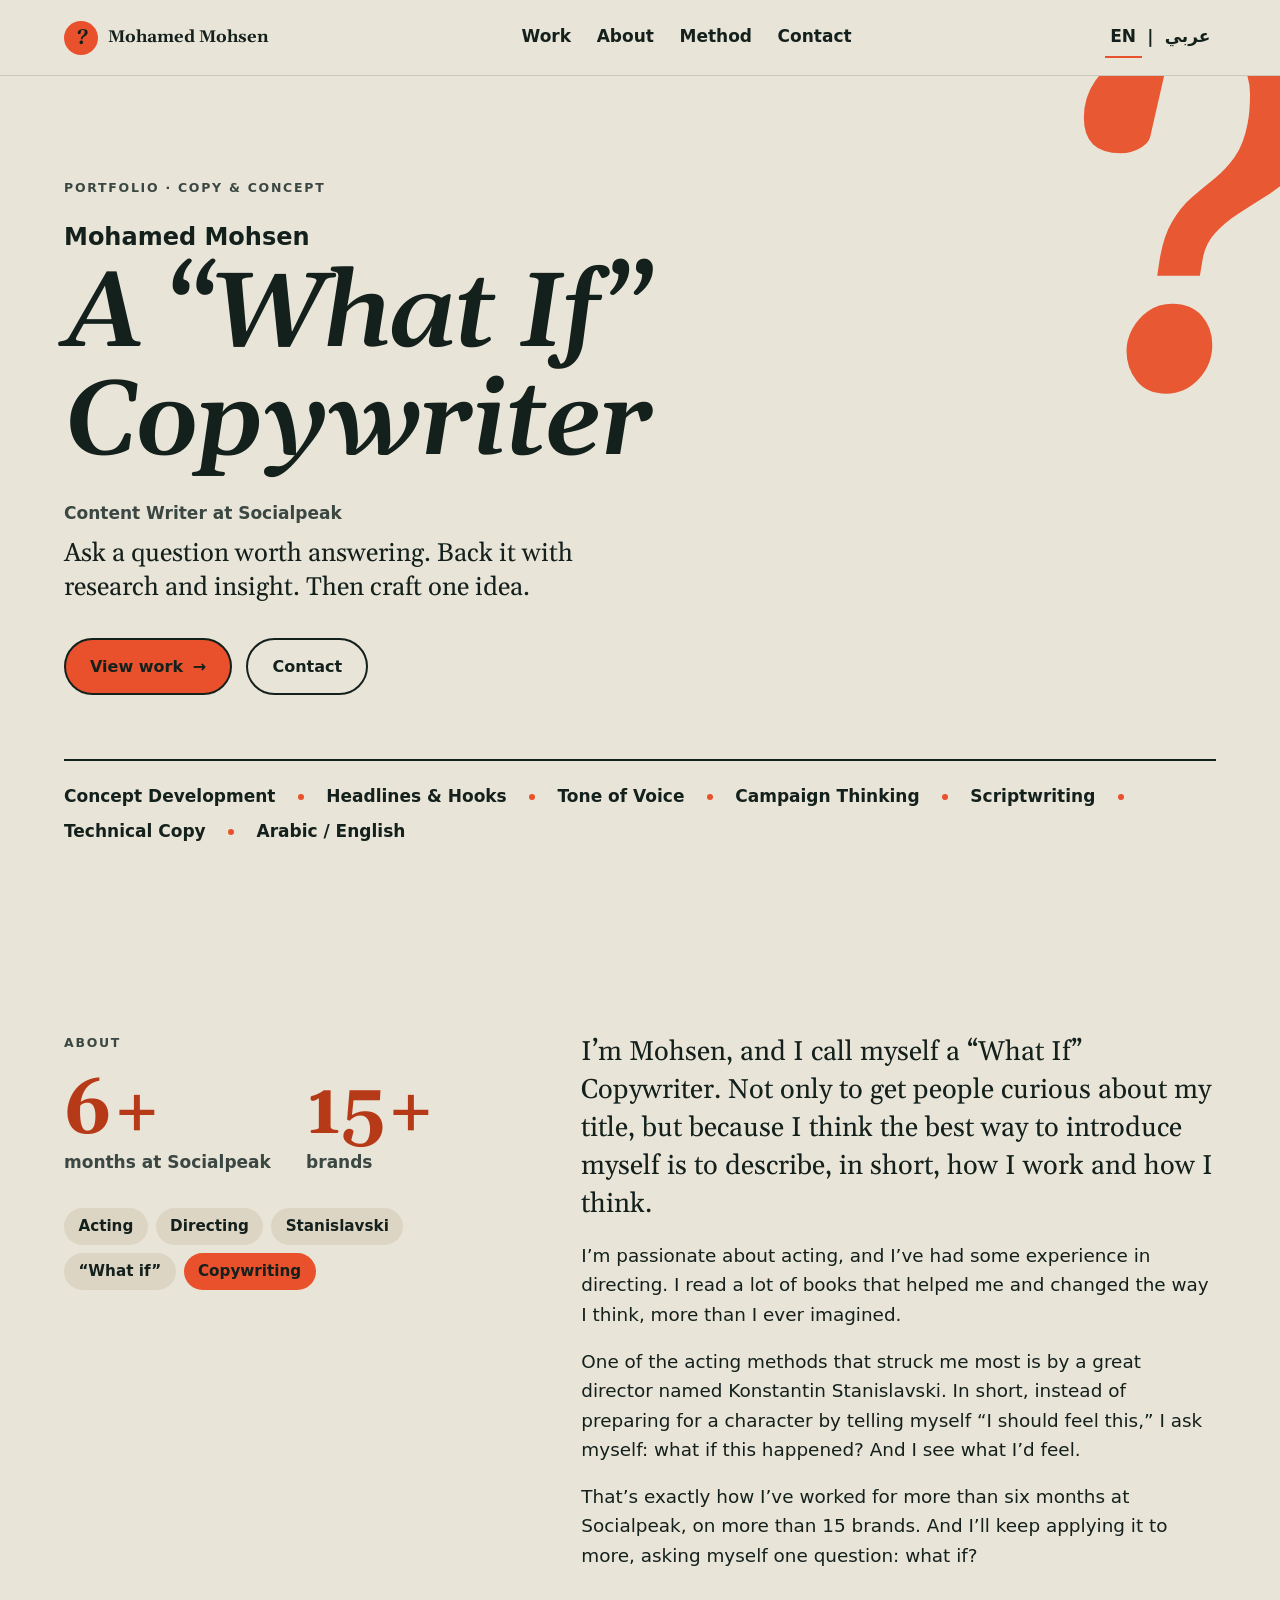
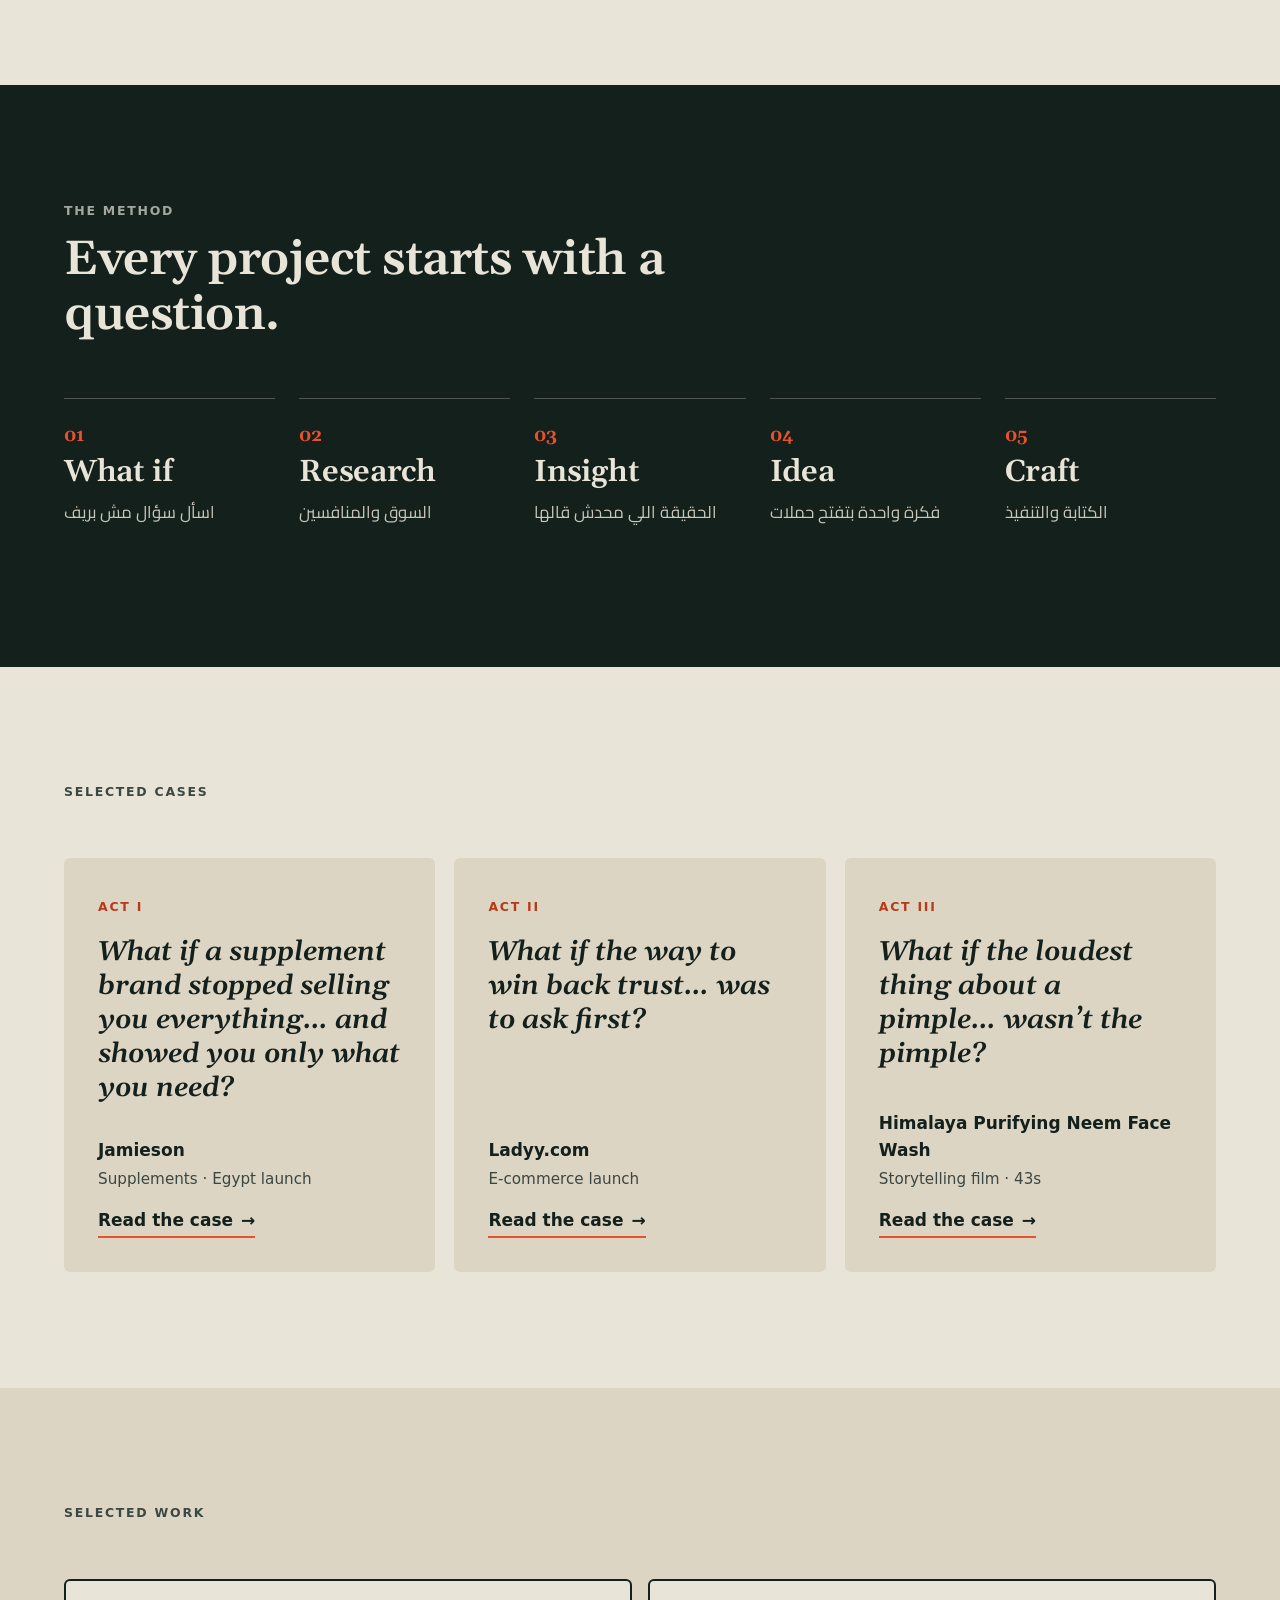
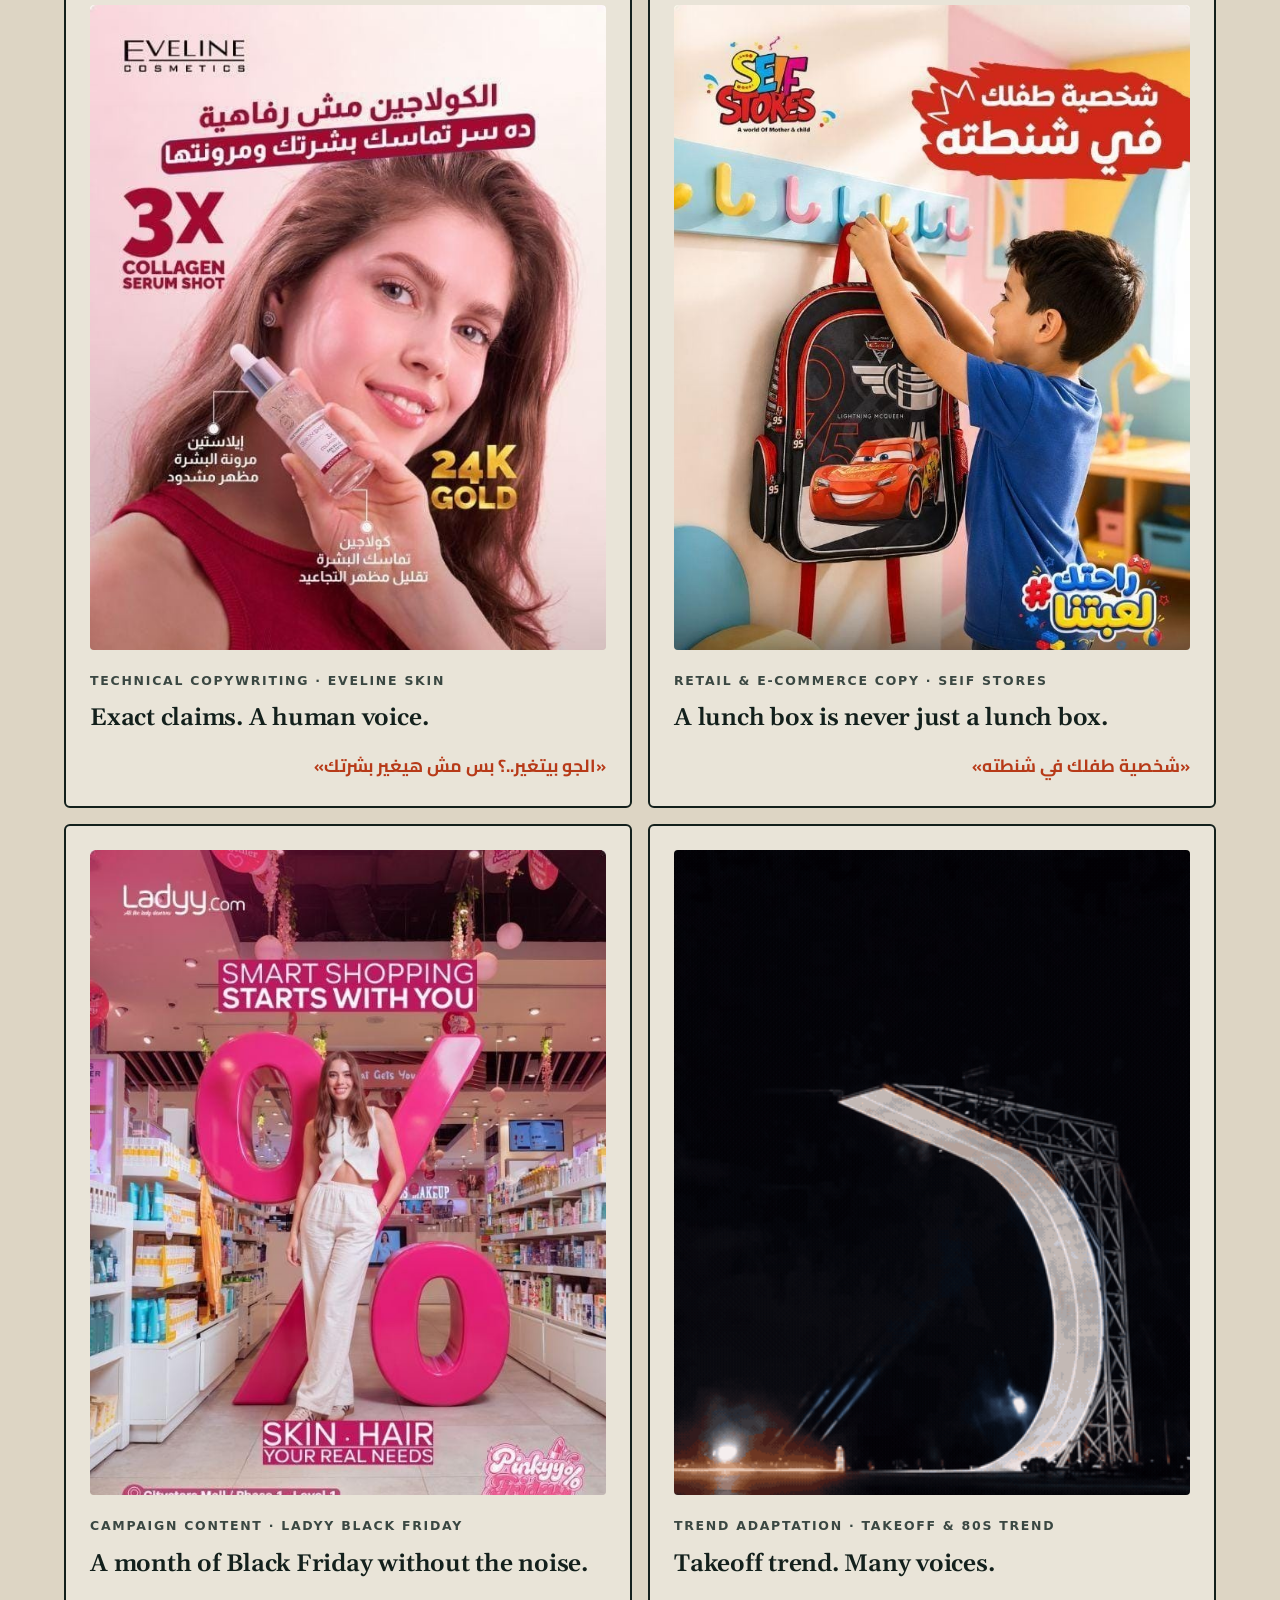
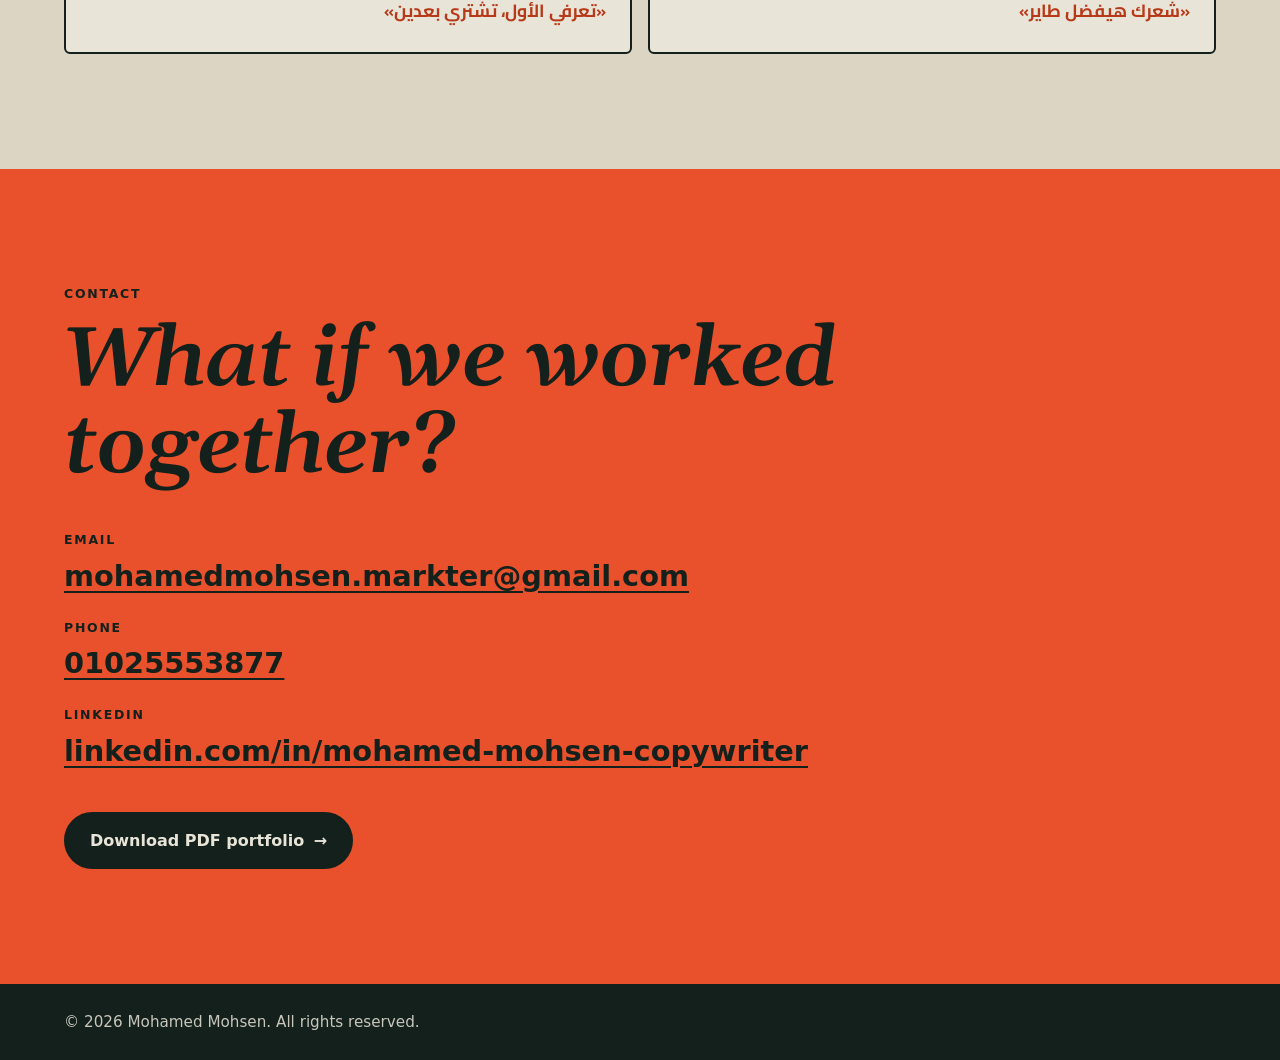
<file: index.html>
<!doctype html>
<html lang="en" dir="ltr">
<head>
  <meta charset="utf-8">
  <meta name="viewport" content="width=device-width, initial-scale=1">

  <!-- Marks the page as "JS on" so scroll-reveal styles only apply when scripts run -->
  <script>document.documentElement.className += ' js';</script>

  <!-- ===== SEO. app.js updates title/description per view and language. Edit the static copies too. ===== -->
  <title>Mohamed Mohsen — A “What If” Copywriter</title>
  <meta name="description" content="Portfolio of Mohamed Mohsen, a junior copywriter and Content Writer at Socialpeak. Concepts, campaigns and copy in Arabic and English for 15+ brands.">
  <meta name="theme-color" content="#E9E4D8">
  <!-- Replace YOUR-DOMAIN with the live address, and convert og-image.svg to og-image.png (1200x630): social sites need PNG/JPG -->
  <link rel="canonical" href="https://YOUR-DOMAIN/">
  <meta property="og:type" content="website">
  <meta property="og:title" content="Mohamed Mohsen — A “What If” Copywriter">
  <meta property="og:description" content="Concepts, campaigns and copy in Arabic and English. Every brief starts with one question: what if?">
  <meta property="og:url" content="https://YOUR-DOMAIN/">
  <meta property="og:image" content="https://YOUR-DOMAIN/og-image.png">
  <meta property="og:image:width" content="1200">
  <meta property="og:image:height" content="630">
  <meta property="og:image:alt" content="Mohamed Mohsen, A “What If” Copywriter">
  <meta name="twitter:card" content="summary_large_image">
  <link rel="icon" href="favicon.svg?v=3" type="image/svg+xml">

  <script type="application/ld+json">
  {
    "@context": "https://schema.org",
    "@type": "Person",
    "name": "Mohamed Mohsen",
    "jobTitle": "Copywriter",
    "worksFor": { "@type": "Organization", "name": "Socialpeak" },
    "email": "mailto:mohamedmohsen.markter@gmail.com",
    "sameAs": ["https://www.linkedin.com/in/mohamed-mohsen-copywriter"]
  }
  </script>

  <!-- Fonts: Gelasio (headings), Cairo (Arabic). Body uses Calibri / system sans, no download.
       PRIVACY NOTE: Google Fonts is a third-party request. To remove it, self-host the fonts (see README). -->
  <link rel="preconnect" href="https://fonts.googleapis.com">
  <link rel="preconnect" href="https://fonts.gstatic.com" crossorigin>
  <link rel="stylesheet" href="https://fonts.googleapis.com/css2?family=Cairo:wght@400;600;700&family=Gelasio:ital,wght@0,400;0,600;0,700;1,400;1,600&display=swap">
  <link rel="stylesheet" href="styles.css?v=takeoff-gif-2">
</head>
<body>
  <a class="skip" id="skip" href="#main">Skip to content</a>

  <header class="site-header" id="site-header">
    <div class="wrap header-inner">
      <a class="brand" href="#top" id="brand-link" aria-label="Mohamed Mohsen, home">
        <span class="brand-mark" aria-hidden="true">?</span>
        <span class="brand-name" id="brand-name">Mohamed Mohsen</span>
      </a>

      <nav class="nav" id="nav" aria-label="Main">
        <a href="#cases" data-nav="navWork">Work</a>
        <a href="#about" data-nav="navAbout">About</a>
        <a href="#method" data-nav="navMethod">Method</a>
        <a href="#contact" data-nav="navContact">Contact</a>
      </nav>

      <div class="header-tools">
        <div class="lang" role="group" aria-label="Language">
          <button type="button" data-lang="en" aria-pressed="true" lang="en">EN</button>
          <span aria-hidden="true">|</span>
          <button type="button" data-lang="ar" aria-pressed="false" lang="ar">عربي</button>
        </div>
        <button type="button" class="menu-btn" id="menu-btn" aria-expanded="false" aria-controls="nav">
          <span class="menu-label" id="menu-label">Menu</span>
        </button>
      </div>
    </div>
  </header>

  <main id="main" tabindex="-1">
    <!-- Rendered by app.js from content.js. The block below is the no-JavaScript fallback. -->
    <noscript>
      <section class="wrap" style="padding-block:4rem">
        <h1>Mohamed Mohsen<br>A “What If” Copywriter</h1>
        <p>Content Writer at Socialpeak. This portfolio needs JavaScript to show the case studies.</p>
        <p><a href="mailto:mohamedmohsen.markter@gmail.com">mohamedmohsen.markter@gmail.com</a> · 01025553877 ·
          <a href="https://www.linkedin.com/in/mohamed-mohsen-copywriter">LinkedIn</a></p>
      </section>
    </noscript>
  </main>

  <footer class="site-footer">
    <div class="wrap footer-inner">
      <p>© <span id="year">2026</span> <span id="rights">Mohamed Mohsen. All rights reserved.</span></p>
    </div>
  </footer>

  <script src="content.js?v=takeoff-cover-3"></script>
  <script src="app.js?v=takeoff-gif-2"></script>
</body>
</html>
</file>
<file: styles.css>
/* ==========================================================================
   styles.css — Mohamed Mohsen portfolio
   Mobile first. Uses logical properties (inline-start/end) so RTL mirrors itself.
   ========================================================================== */

:root {
  /* Brand palette */
  --bone: #E9E4D8;
  --ink: #13201C;
  --orange: #E8512B;      /* shapes, fills, rules */
  --gray: #A2A79F;        /* decorative lines only: too light for text on bone */
  --card: #DDD5C4;

  /* Accessible text variants (checked against WCAG AA) */
  --orange-text: #B73A18; /* orange text on bone: 4.5:1 */
  --ink-soft: #3A4742;    /* secondary text on bone: ~8:1 */

  --serif: "Gelasio", Georgia, "Times New Roman", serif;
  --sans: Calibri, Carlito, "Segoe UI", system-ui, -apple-system, Roboto, sans-serif;
  --arabic: "Cairo", "IBM Plex Sans Arabic", "Segoe UI", Tahoma, sans-serif;

  --body: var(--sans);
  --display: var(--serif);

  --gutter: clamp(20px, 5vw, 64px);
  --max: 1180px;
  --header-h: 68px;
  --focus: var(--ink);
}

/* Per-language font switching. Fallback text carries its own lang attribute. */
:lang(ar) { --body: var(--arabic); --display: var(--arabic); }
:lang(en) { --body: var(--sans);   --display: var(--serif); }

*, *::before, *::after { box-sizing: border-box; font-family: var(--body); }
html { scroll-behavior: smooth; scroll-padding-top: calc(var(--header-h) + 12px); -webkit-text-size-adjust: 100%; }
body {
  margin: 0; background: var(--bone); color: var(--ink);
  font-size: 1.0625rem; line-height: 1.6; text-rendering: optimizeLegibility;
}
:lang(ar) { line-height: 1.9; }
:lang(ar) .display, :lang(ar).display { line-height: 1.4; }
h1, h2, h3, h4, p, blockquote, figure { margin: 0; }
img, video, iframe { max-width: 100%; display: block; }
a { color: inherit; }
main :where(p, h1, h2, h3, h4, blockquote, .t, figcaption) { white-space: pre-line; }
main:focus { outline: none; }

.wrap { width: 100%; max-width: calc(var(--max) + 2 * var(--gutter)); margin-inline: auto; padding-inline: var(--gutter); }
.display { font-family: var(--display); font-weight: 600; letter-spacing: -0.01em; }
:lang(ar) .display { letter-spacing: 0; font-weight: 700; }

/* Small uppercase labels. Tracking and caps are switched off for Arabic so letters stay joined. */
.label {
  font-size: .78rem; font-weight: 700; text-transform: uppercase; letter-spacing: .14em; color: var(--ink-soft);
}
.label:lang(ar), :lang(ar) .label { letter-spacing: 0; text-transform: none; font-size: .95rem; }

/* ---------- Focus ---------- */
:focus-visible { outline: 3px solid var(--focus); outline-offset: 3px; border-radius: 2px; }
.dark { --focus: var(--bone); }
.contact { --focus: var(--ink); }

.skip {
  position: absolute; inset-inline-start: 12px; top: -80px; z-index: 100;
  background: var(--ink); color: var(--bone); padding: .6rem 1rem; text-decoration: none; font-weight: 700;
}
.skip:focus { top: 12px; }

/* ---------- Header ---------- */
.site-header {
  position: sticky; top: 0; z-index: 50; background: var(--bone);
  border-bottom: 1px solid rgba(19, 32, 28, .14); height: var(--header-h);
}
.header-inner { display: flex; align-items: center; justify-content: space-between; height: 100%; gap: 1rem; }
.brand { display: inline-flex; align-items: center; gap: .6rem; text-decoration: none; font-weight: 700; }
.brand-mark {
  display: grid; place-items: center; width: 34px; height: 34px; border-radius: 50%;
  background: var(--orange); color: var(--ink); font-family: var(--serif); font-style: italic; font-weight: 700; font-size: 1.25rem;
}
.brand-name { font-family: var(--display); font-size: 1.05rem; }

.nav { display: none; gap: 1.6rem; }
.nav a { text-decoration: none; font-weight: 600; padding-block: .4rem; border-bottom: 2px solid transparent; transition: border-color .2s; }
.nav a:hover { border-bottom-color: var(--orange); }
.header-tools { display: flex; align-items: center; gap: .75rem; }

.lang { display: inline-flex; align-items: center; gap: .35rem; font-weight: 700; }
.lang button, .menu-btn {
  font: inherit; font-weight: 700; color: var(--ink); background: none; border: 0; cursor: pointer; padding: .4rem .35rem;
  border-bottom: 2px solid transparent;
}
.lang button[aria-pressed="true"] { border-bottom-color: var(--orange); }
.lang button:hover { border-bottom-color: var(--ink); }
.menu-btn { border: 2px solid var(--ink); padding: .35rem .8rem; border-radius: 999px; }
.menu-btn:hover { background: var(--ink); color: var(--bone); }

/* Mobile menu open state */
.nav.open {
  display: flex; flex-direction: column; position: absolute; inset-inline: 0; top: var(--header-h);
  background: var(--bone); padding: 1rem var(--gutter) 1.5rem; border-bottom: 1px solid rgba(19, 32, 28, .14); gap: .4rem;
}
.nav.open a { font-size: 1.25rem; padding-block: .6rem; }

/* ---------- Sections ---------- */
.section { padding-block: clamp(4rem, 9vw, 7.5rem); }
.section-head { margin-bottom: clamp(2rem, 5vw, 3.5rem); }
.section-head h2 { font-size: clamp(2rem, 5vw, 3.2rem); line-height: 1.1; margin-top: .6rem; }
.dark { background: var(--ink); color: var(--bone); }
.dark .label { color: var(--gray); }
.tint { background: var(--card); }

/* ---------- Buttons ---------- */
.btn {
  display: inline-flex; align-items: center; gap: .6rem; padding: .85rem 1.5rem; border: 2px solid var(--ink); border-radius: 999px;
  font-weight: 700; font-size: 1rem; text-decoration: none; cursor: pointer; transition: background .2s, color .2s, transform .2s;
}
.btn-primary { background: var(--orange); color: var(--ink); }
.btn-primary:hover { background: var(--ink); color: var(--bone); }
.btn-ghost { background: transparent; color: inherit; }
.btn-ghost:hover { background: var(--ink); color: var(--bone); }
.btn-ink { background: var(--ink); color: var(--bone); }
.btn-ink:hover { background: transparent; color: var(--ink); }
.arr { display: inline-block; transition: transform .2s; }
[dir="rtl"] .arr { transform: scaleX(-1); }
.btn:hover .arr { transform: translateX(3px); }
[dir="rtl"] .btn:hover .arr { transform: scaleX(-1) translateX(3px); }

/* ---------- Hero ---------- */
.hero { position: relative; overflow: hidden; padding-block: clamp(3rem, 8vw, 6.5rem) clamp(2.5rem, 6vw, 4.5rem); }
.hero-grid { display: grid; gap: 2rem; position: relative; }
.hero .label { color: var(--ink-soft); }
.hero h1 { margin-top: 1.2rem; }
.hero .name { display: block; font-size: clamp(1.1rem, 2.6vw, 1.5rem); font-family: var(--body); font-weight: 700; }
.hero .tagline {
  display: block; margin-top: .4rem; font-family: var(--serif); font-style: italic; font-weight: 600;
  font-size: clamp(2.8rem, 9.2vw, 6.6rem); line-height: 1.02; letter-spacing: -0.02em;
}
.hero .role { margin-top: 1.4rem; font-weight: 700; color: var(--ink-soft); }
.hero .positioning { margin-top: .6rem; max-width: 34ch; font-size: clamp(1.2rem, 2.4vw, 1.6rem); line-height: 1.35; font-family: var(--display); }
:lang(ar) .hero .positioning { line-height: 1.7; }
.hero-cta { display: flex; flex-wrap: wrap; gap: .9rem; margin-top: 2rem; }
.hero-q {
  position: absolute; inset-inline-end: -2%; top: -8%; font-family: var(--serif); font-style: italic; font-weight: 700;
  font-size: clamp(14rem, 40vw, 30rem); line-height: 1; color: var(--orange); opacity: .95; pointer-events: none; user-select: none; z-index: 0;
}
.hero-text { position: relative; z-index: 1; }
.skills { position: relative; z-index: 1; margin-top: clamp(2.5rem, 6vw, 4rem); padding-top: 1.4rem; border-top: 2px solid var(--ink); }
.skills ul { display: flex; flex-wrap: wrap; gap: .5rem 1.4rem; list-style: none; margin: 0; padding: 0; }
.skills li { font-weight: 700; display: inline-flex; align-items: center; gap: 1.4rem; }
.skills li:not(:last-child)::after { content: ""; width: 6px; height: 6px; border-radius: 50%; background: var(--orange); }

/* ---------- About ---------- */
.about-grid { display: grid; gap: 2.5rem; }
.about-text p { font-size: 1.15rem; max-width: 62ch; }
.about-text p + p { margin-top: 1.1rem; }
.about-text p:first-child { font-size: clamp(1.3rem, 2.6vw, 1.7rem); line-height: 1.4; font-family: var(--display); }
:lang(ar) .about-text p:first-child { line-height: 1.8; }
.stats { display: flex; gap: 2.2rem; margin-bottom: 2rem; }
.stat-n { font-family: var(--serif); font-weight: 700; font-size: clamp(3rem, 8vw, 4.6rem); line-height: 1; color: var(--orange-text); }
.stat-k { font-weight: 700; color: var(--ink-soft); }
.path { list-style: none; margin: 0; padding: 0; display: flex; flex-wrap: wrap; gap: .5rem; }
.path li { background: var(--card); padding: .4rem .9rem; border-radius: 999px; font-weight: 700; font-size: .95rem; }
.path li:last-child { background: var(--orange); color: var(--ink); }

/* ---------- Method ---------- */
.method-title { font-size: clamp(1.8rem, 4.6vw, 3rem); line-height: 1.15; max-width: 22ch; margin-top: .7rem; }
.steps5 { list-style: none; margin: clamp(2rem, 5vw, 3.5rem) 0 0; padding: 0; display: grid; gap: 0; }
.step5 { padding: 1.4rem 0; border-top: 1px solid rgba(233, 228, 216, .28); }
.step5 .n { font-family: var(--serif); font-weight: 700; color: var(--orange); font-size: 1.1rem; }
.step5 h3 { font-size: 1.9rem; margin-top: .3rem; line-height: 1.15; }
.step5 p { margin-top: .5rem; color: var(--bone); opacity: .85; font-size: 1.05rem; }

/* ---------- Case cards ---------- */
.cards-3 { display: grid; gap: 1.2rem; }
.case-card {
  display: flex; flex-direction: column; justify-content: space-between; gap: 2rem; min-height: 22rem; padding: clamp(1.4rem, 3vw, 2rem);
  background: var(--card); text-decoration: none; border: 2px solid transparent; border-radius: 6px;
  transition: transform .25s, border-color .25s, background .25s;
}
.case-card:hover { transform: translateY(-4px); border-color: var(--ink); background: #D4CBB7; }
.case-card .act { color: var(--orange-text); }
.case-card .q { margin-top: 1rem; font-family: var(--serif); font-style: italic; font-size: clamp(1.35rem, 2.4vw, 1.7rem); line-height: 1.25; font-weight: 600; }
:lang(ar) .case-card .q, .case-card .q:lang(ar) { font-family: var(--arabic); font-style: normal; line-height: 1.6; }
.case-card .meta { font-weight: 700; }
.case-card .meta small { display: block; font-weight: 400; color: var(--ink-soft); font-size: .95rem; margin-top: .15rem; }
.card-cta { display: inline-flex; gap: .5rem; align-items: center; font-weight: 700; margin-top: 1rem; border-bottom: 2px solid var(--orange); width: fit-content; padding-bottom: 2px; }

/* ---------- Work grid ---------- */
.work-grid { display: grid; gap: 1rem; }
.work-card {
  display: block; text-decoration: none; background: var(--bone); padding: 1.5rem; border: 2px solid var(--ink); border-radius: 6px;
  transition: background .25s, color .25s, transform .25s;
}
.work-card:hover { background: var(--ink); color: var(--bone); transform: translateY(-3px); }
.work-card:hover .label { color: var(--gray); }
.work-card h3 { margin-top: .7rem; font-size: 1.5rem; line-height: 1.2; }
.work-card .teaser { margin-top: 1rem; font-size: 1.1rem; color: var(--orange-text); font-weight: 700; }
.work-card:hover .teaser { color: var(--orange); }

/* ---------- Contact ---------- */
.contact { background: var(--orange); color: var(--ink); }
.contact .label { color: var(--ink); }
.contact h2 { font-size: clamp(2.4rem, 7vw, 5.2rem); line-height: 1.05; font-style: italic; max-width: 16ch; margin-top: .8rem; }
:lang(ar) .contact h2 { font-style: normal; }
.contact-list { list-style: none; margin: 2.4rem 0; padding: 0; display: grid; gap: 1.2rem; }
.contact-list a { font-size: clamp(1.25rem, 3vw, 1.8rem); font-weight: 700; text-decoration: underline; text-underline-offset: 5px; text-decoration-thickness: 2px; word-break: break-word; }
.contact-list a:hover { text-decoration-color: var(--bone); }
.contact-list .label { display: block; margin-bottom: .15rem; }

.site-footer { background: var(--ink); color: var(--bone); padding-block: 1.6rem; font-size: .95rem; }
.site-footer p { opacity: .85; }

/* ==================== Case / work detail view ==================== */
.cs-head { padding-block: clamp(2rem, 5vw, 3.5rem) 1rem; }
.crumb { display: inline-flex; gap: .5rem; text-decoration: none; font-weight: 700; padding-block: .3rem; border-bottom: 2px solid transparent; }
.crumb:hover { border-bottom-color: var(--orange); }
.crumb .arr { transform: scaleX(-1); }
[dir="rtl"] .crumb .arr { transform: none; }
.cs-kicker { margin-top: 2rem; display: flex; flex-wrap: wrap; gap: .4rem 1.2rem; align-items: baseline; }
.cs-kicker .act { color: var(--orange-text); }

/* Signature detail: the What if question as a large pull-quote */
.whatif {
  position: relative; margin-top: 1.4rem; padding-inline-start: clamp(0px, 3vw, 0px);
  font-family: var(--serif); font-style: italic; font-weight: 600; letter-spacing: -0.015em;
  font-size: clamp(2.1rem, 6.4vw, 4.6rem); line-height: 1.12; max-width: 20ch;
}
.whatif:lang(ar) { font-family: var(--arabic); font-style: normal; font-weight: 700; line-height: 1.45; letter-spacing: 0; }
.whatif .q-open { color: var(--orange-text); }
.whatif::before {
  content: ""; display: block; width: 72px; height: 6px; background: var(--orange); margin-bottom: 1.4rem;
}

.cs-meta { display: flex; flex-wrap: wrap; gap: 1.5rem 3rem; margin-top: 2.2rem; padding-top: 1.2rem; border-top: 2px solid var(--ink); }
.cs-meta dt { margin-bottom: .1rem; }
.cs-meta dd { margin: 0; font-weight: 700; font-size: 1.1rem; }

.cs-nav {
  position: sticky; top: var(--header-h); z-index: 40; background: var(--bone); border-bottom: 1px solid rgba(19, 32, 28, .14);
  margin-top: 1.5rem; overflow-x: auto; scrollbar-width: none;
}
.cs-nav::-webkit-scrollbar { display: none; }
.cs-nav ul { display: flex; gap: 1.4rem; list-style: none; margin: 0; padding: .1rem var(--gutter); max-width: calc(var(--max) + 2 * var(--gutter)); margin-inline: auto; white-space: nowrap; }
.cs-nav a { display: inline-block; padding: .8rem 0; text-decoration: none; font-weight: 700; border-bottom: 3px solid transparent; }
.cs-nav a:hover, .cs-nav a[aria-current="true"] { border-bottom-color: var(--orange); }

.cs-sec { padding-block: clamp(2.5rem, 6vw, 4.5rem); border-bottom: 1px solid rgba(19, 32, 28, .14); scroll-margin-top: calc(var(--header-h) + 56px); }
.cs-sec > h2 { display: flex; align-items: baseline; gap: .8rem; margin-bottom: 1.8rem; }
.cs-sec > h2 .num { font-family: var(--serif); font-weight: 700; color: var(--orange-text); font-size: 1.1rem; }
.cs-sec > h2 .label { font-size: .9rem; color: var(--ink); }
.cs-sec > h2 .label:lang(ar) { font-size: 1.15rem; }
.blk + .blk { margin-top: clamp(1.6rem, 4vw, 2.4rem); }
.blk .lead { font-family: var(--display); font-weight: 600; font-size: clamp(1.6rem, 4vw, 2.6rem); line-height: 1.2; max-width: 26ch; letter-spacing: -0.01em; }
.blk .lead:lang(ar) { line-height: 1.55; letter-spacing: 0; }
.blk .sub { font-size: clamp(1.15rem, 2.4vw, 1.5rem); line-height: 1.55; max-width: 44ch; color: var(--ink-soft); font-weight: 600; }
.blk.t-sub { margin-top: .7rem; }
.blk.t-note { margin-top: 1rem; }
.sr-only { position: absolute; width: 1px; height: 1px; margin: -1px; padding: 0; overflow: hidden; clip: rect(0 0 0 0); white-space: nowrap; border: 0; }
.blk .para { max-width: 62ch; font-size: 1.12rem; }
.blk .note { color: var(--ink-soft); font-size: .95rem; font-weight: 600; }

.tags { display: flex; flex-wrap: wrap; gap: .5rem; align-items: center; }
.tags .label { margin-inline-end: .4rem; }
.tag { border: 2px solid var(--ink); border-radius: 999px; padding: .2rem .9rem; font-weight: 700; font-size: .95rem; }

.cards { display: grid; gap: 1rem; }
.card { background: var(--card); padding: 1.3rem 1.4rem; border-radius: 6px; border-inline-start: 5px solid var(--ink); }
.card.accent { background: var(--ink); color: var(--bone); border-inline-start-color: var(--orange); }
.card.accent .label { color: var(--gray); }
.card .label { display: block; margin-bottom: .5rem; }
.card p { font-size: 1.08rem; }
.card.accent p { font-family: var(--display); font-size: clamp(1.3rem, 3vw, 1.8rem); line-height: 1.4; font-weight: 600; }
:lang(ar) .card.accent p { line-height: 1.75; }

.swot { display: grid; gap: 1rem; }
.swot-item { background: var(--card); padding: 1.3rem 1.4rem; border-radius: 6px; position: relative; }
.swot-item .letter { font-family: var(--serif); font-weight: 700; font-size: 3.4rem; line-height: 1; color: var(--orange); }
.swot-item ul { margin: .7rem 0 0; padding-inline-start: 1.1rem; }
.swot-item li + li { margin-top: .35rem; }
.swot-item .label { display: block; margin-top: .2rem; }

.segments, .steps { display: grid; gap: 1rem; list-style: none; padding: 0; margin: 0; }
.seg, .step { border-top: 2px solid var(--ink); padding-top: .9rem; }
.seg .n, .step .n { font-family: var(--serif); font-weight: 700; color: var(--orange-text); }
.seg h3, .step h3 { font-size: 1.35rem; line-height: 1.25; margin: .2rem 0 .35rem; }
.seg p, .step p { color: var(--ink-soft); font-weight: 600; }

.bigidea { padding-block: 1rem; }
.bigidea .ar-line { font-family: var(--arabic); font-weight: 700; font-size: clamp(3rem, 11vw, 7.5rem); line-height: 1.3; color: var(--ink); }
.bigidea .en-line { margin-top: .4rem; font-family: var(--serif); font-style: italic; font-weight: 600; font-size: clamp(1.8rem, 5vw, 3.2rem); color: var(--orange-text); }
.bigidea .rule { width: 72px; height: 6px; background: var(--orange); margin-block: 1.2rem; }

/* Execution: copy shown large and typographic */
.lines .t { font-family: var(--display); font-weight: 600; font-size: clamp(1.5rem, 4.4vw, 2.6rem); line-height: 1.35; }
.lines .t + .t { margin-top: .4rem; }
.lines .label { display: block; margin-bottom: .8rem; }

.pairs { display: grid; gap: 0; }
.pair { padding-block: 1.1rem; border-top: 2px solid var(--ink); display: grid; gap: .5rem; }
.pair:last-child { border-bottom: 2px solid var(--ink); }
.pair .t { font-family: var(--display); font-weight: 600; font-size: clamp(1.2rem, 3vw, 1.6rem); line-height: 1.45; }

.posts { display: grid; gap: 1.2rem; }
.post { background: var(--card); padding: clamp(1.3rem, 3vw, 2rem); border-radius: 6px; display: grid; gap: .7rem; }
.post .head { display: flex; gap: .8rem; align-items: center; flex-wrap: wrap; }
.post .pn { display: grid; place-items: center; width: 34px; height: 34px; border-radius: 50%; background: var(--ink); color: var(--bone); font-weight: 700; font-family: var(--serif); }
.post .ptag { font-weight: 700; color: var(--orange-text); font-size: 1.15rem; }
.post .pline { font-family: var(--display); font-weight: 600; font-size: clamp(1.5rem, 3.8vw, 2.3rem); line-height: 1.35; }
:lang(ar).post .pline, .pline:lang(ar) { line-height: 1.6; }
.post .pbody { font-size: 1.05rem; max-width: 60ch; color: var(--ink-soft); }
.post.hit { background: var(--ink); color: var(--bone); }
.post.hit .pn { background: var(--orange); color: var(--ink); }
.post.hit .ptag { color: var(--orange); }
.post.hit .pbody { color: var(--bone); opacity: .9; }

.script { display: grid; gap: 1.2rem; background: var(--card); padding: clamp(1.3rem, 3vw, 2rem); border-radius: 6px; }
.script h3 { font-size: clamp(1.5rem, 4vw, 2.2rem); line-height: 1.2; }
.script .lines-list { list-style: none; margin: 0; padding: 0; display: grid; gap: .6rem; }
.script .lines-list li { font-size: 1.1rem; padding-inline-start: 1rem; border-inline-start: 3px solid var(--orange); }
.script .vo { background: var(--ink); color: var(--bone); padding: 1.3rem 1.4rem; border-radius: 6px; font-size: 1.1rem; }
.script .vo .label { color: var(--gray); display: block; margin-bottom: .6rem; }

.video { background: var(--ink); border-radius: 6px; overflow: hidden; }
.video .frame { aspect-ratio: 16 / 9; width: 100%; background: #000; }
.video iframe, .video video { width: 100%; height: 100%; border: 0; }
.video figcaption { color: var(--bone); padding: .8rem 1rem; font-size: .95rem; }

/* Work view copy items */
.copy-list { display: grid; gap: 1rem; }
.copy-item { background: var(--card); padding: clamp(1.3rem, 3vw, 2rem); border-radius: 6px; display: grid; gap: .6rem; }
.copy-media { display: block; width: 100%; max-height: 620px; object-fit: contain; border-radius: 4px; background: #111; margin-bottom: .8rem; }
.copy-item video.copy-media { height: auto; }
.copy-item .cl { font-family: var(--display); font-weight: 600; font-size: clamp(1.5rem, 4vw, 2.4rem); line-height: 1.35; }
.copy-item .cs { font-weight: 700; color: var(--orange-text); font-size: 1.15rem; }
.copy-item .cb { color: var(--ink-soft); max-width: 62ch; font-size: 1.08rem; }

.next-link {
  display: block; text-decoration: none; background: var(--ink); color: var(--bone); padding: clamp(1.6rem, 4vw, 2.6rem); border-radius: 6px; margin-block: 3rem 4rem;
  border: 2px solid var(--ink); transition: background .25s, color .25s;
}
.next-link:hover { background: var(--orange); color: var(--ink); }
.next-link .label { color: var(--gray); }
.next-link:hover .label { color: var(--ink); }
.next-link .nl-title { display: block; margin-top: .5rem; font-family: var(--display); font-style: italic; font-weight: 600; font-size: clamp(1.5rem, 4vw, 2.4rem); line-height: 1.2; }
:lang(ar) .next-link .nl-title { font-style: normal; }

/* ---------- Scroll reveal (subtle) ---------- */
.js .reveal { opacity: 0; transform: translateY(14px); transition: opacity .6s ease, transform .6s ease; }
.js .reveal.in { opacity: 1; transform: none; }

@media (prefers-reduced-motion: reduce) {
  html { scroll-behavior: auto; }
  .js .reveal { opacity: 1; transform: none; transition: none; }
  *, *::before, *::after { transition-duration: .01ms !important; animation-duration: .01ms !important; }
  .case-card:hover, .work-card:hover, .btn:hover .arr { transform: none; }
}

/* ---------- Larger screens ---------- */
@media (min-width: 760px) {
  :root { --header-h: 76px; }
  .nav { display: flex; }
  .menu-btn { display: none; }
  .cards-3 { grid-template-columns: repeat(3, 1fr); }
  .work-grid { grid-template-columns: repeat(2, 1fr); }
  .cards[data-cols="2"], .cards:not([data-cols]) { grid-template-columns: repeat(2, 1fr); }
  .cards[data-cols="3"] { grid-template-columns: repeat(3, 1fr); }
  .cards[data-cols="1"] { grid-template-columns: 1fr; }
  .swot { grid-template-columns: repeat(2, 1fr); }
  .segments { grid-template-columns: repeat(4, 1fr); }
  .steps { grid-template-columns: repeat(3, 1fr); }
  .steps[data-n="6"] { grid-template-columns: repeat(3, 1fr); }
  .steps5 { grid-template-columns: repeat(5, 1fr); gap: 1.5rem; }
  .step5 { padding-inline-end: .5rem; }
  .about-grid { grid-template-columns: 5fr 7fr; gap: 4rem; align-items: start; }
  .pair { grid-template-columns: 1fr 2fr; gap: 2rem; align-items: start; }
  .posts { grid-template-columns: repeat(2, 1fr); }
  .post.full { grid-column: 1 / -1; }
  .copy-list { grid-template-columns: repeat(2, 1fr); }
  .copy-item.wide { grid-column: 1 / -1; }
  .script { grid-template-columns: 1fr 1fr; }
  .script > .span2 { grid-column: 1 / -1; }
}
@media (min-width: 1000px) {
  .hero-grid { grid-template-columns: 1fr; }
}

/* ==================== Images ==================== */
.shot { margin: 0; display: grid; gap: .6rem; }
.shot .zoom { display: block; padding: 0; border: 0; background: var(--card); border-radius: 6px; overflow: hidden; cursor: zoom-in; line-height: 0; }
.shot img { width: 100%; height: auto; transition: transform .35s ease; }
.shot .zoom:hover img { transform: scale(1.02); }
.shot figcaption { font-size: .95rem; font-weight: 600; color: var(--ink-soft); line-height: 1.4; }
.gallery { display: grid; gap: 1.2rem; }
.gallery.single { max-width: 640px; }
.work-card .cover { width: 100%; height: auto; aspect-ratio: 4 / 5; object-fit: cover; object-position: top; border-radius: 4px; margin-bottom: 1rem; background: var(--card); }
.copy-item .shot { margin-bottom: .6rem; }

.lightbox { border: 0; padding: 0; margin: 0; max-width: none; max-height: none; width: 100%; height: 100%; background: rgba(19, 32, 28, .96); color: var(--bone); }
.lightbox::backdrop { background: rgba(19, 32, 28, .96); }
.lightbox[open] { display: flex; align-items: center; justify-content: center; }
.lb-inner { display: grid; gap: .8rem; justify-items: center; max-width: min(92vw, 1100px); padding: 3.5rem 1rem 1rem; }
.lb-img { max-width: 100%; max-height: 78vh; width: auto; height: auto; border-radius: 4px; }
.lb-cap { font-weight: 600; text-align: center; max-width: 60ch; }
.lb-btn { position: absolute; display: grid; place-items: center; width: 48px; height: 48px; border-radius: 50%; border: 2px solid var(--bone); background: transparent; color: var(--bone); font-size: 1.6rem; line-height: 1; cursor: pointer; }
.lb-btn:hover { background: var(--bone); color: var(--ink); }
.lb-btn[hidden] { display: none; }
.lb-btn:focus-visible { outline: 3px solid var(--orange); outline-offset: 3px; }
.lb-close { top: 14px; inset-inline-end: 14px; }
.lb-prev { top: 50%; inset-inline-start: 12px; transform: translateY(-50%); }
.lb-next { top: 50%; inset-inline-end: 12px; transform: translateY(-50%); }
[dir="rtl"] .lb-arr { display: inline-block; transform: scaleX(-1); }

@media (min-width: 760px) {
  .gallery:not(.single) { grid-template-columns: repeat(2, 1fr); }
}
@media (prefers-reduced-motion: reduce) {
  .shot img, .shot .zoom:hover img { transition: none; transform: none; }
}
</file>
